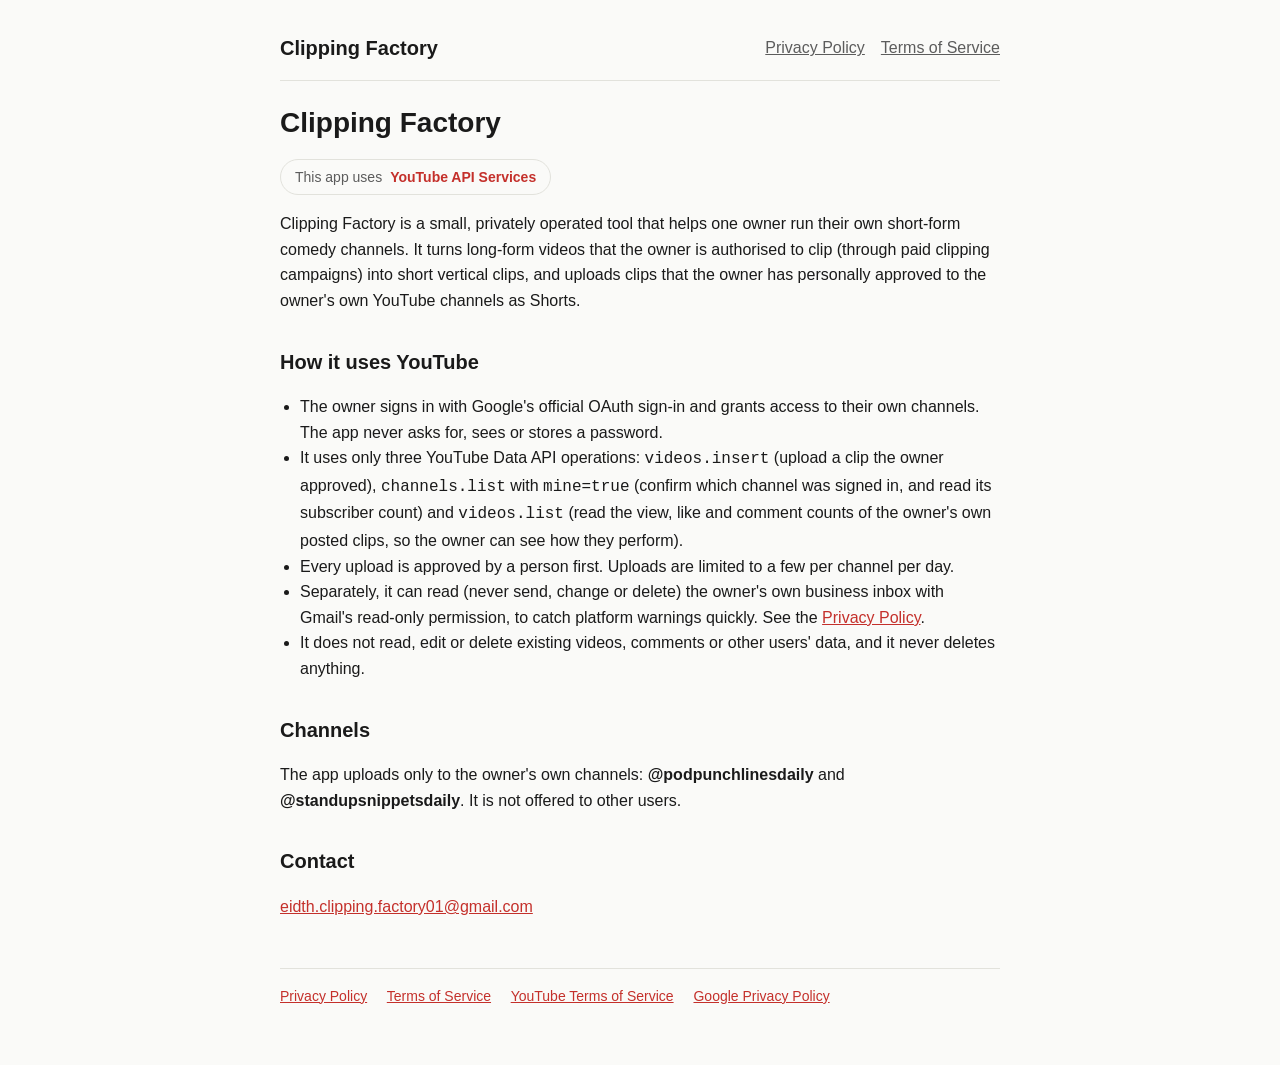
<file: index.html>
<!doctype html>
<html lang="en">
<head>
<meta charset="utf-8">
<meta name="viewport" content="width=device-width, initial-scale=1">
<title>Clipping Factory</title>
<meta name="description" content="Clipping Factory is a small internal tool that uploads approved short comedy clips to its owner's own YouTube channels using YouTube API Services.">
<link rel="stylesheet" href="style.css">
</head>
<body>
<main>
<header>
  <a class="brand" href="./">Clipping Factory</a>
  <nav><a href="privacy.html">Privacy Policy</a><a href="terms.html">Terms of Service</a></nav>
</header>

<h1>Clipping Factory</h1>
<p><span class="badge">This app uses <b>YouTube API Services</b></span></p>

<p>Clipping Factory is a small, privately operated tool that helps one owner run their own short-form
comedy channels. It turns long-form videos that the owner is authorised to clip (through paid clipping
campaigns) into short vertical clips, and uploads clips that the owner has personally approved to the
owner's own YouTube channels as Shorts.</p>

<h2>How it uses YouTube</h2>
<ul>
  <li>The owner signs in with Google's official OAuth sign-in and grants access to their own channels.
      The app never asks for, sees or stores a password.</li>
  <li>It uses only three YouTube Data API operations: <code>videos.insert</code> (upload a clip the owner approved),
      <code>channels.list</code> with <code>mine=true</code> (confirm which channel was signed in, and read its
      subscriber count) and <code>videos.list</code> (read the view, like and comment counts of the owner's own
      posted clips, so the owner can see how they perform).</li>
  <li>Every upload is approved by a person first. Uploads are limited to a few per channel per day.</li>
  <li>Separately, it can read (never send, change or delete) the owner's own business inbox with Gmail's
      read-only permission, to catch platform warnings quickly. See the <a href="privacy.html">Privacy Policy</a>.</li>
  <li>It does not read, edit or delete existing videos, comments or other users' data, and it never deletes anything.</li>
</ul>

<h2>Channels</h2>
<p>The app uploads only to the owner's own channels: <b>@podpunchlinesdaily</b> and <b>@standupsnippetsdaily</b>.
It is not offered to other users.</p>

<h2>Contact</h2>
<p><a href="mailto:eidth.clipping.factory01@gmail.com">eidth.clipping.factory01@gmail.com</a></p>

<footer>
  <a href="privacy.html">Privacy Policy</a>
  <a href="terms.html">Terms of Service</a>
  <a href="https://www.youtube.com/t/terms">YouTube Terms of Service</a>
  <a href="https://policies.google.com/privacy">Google Privacy Policy</a>
</footer>
</main>
</body>
</html>
</file>
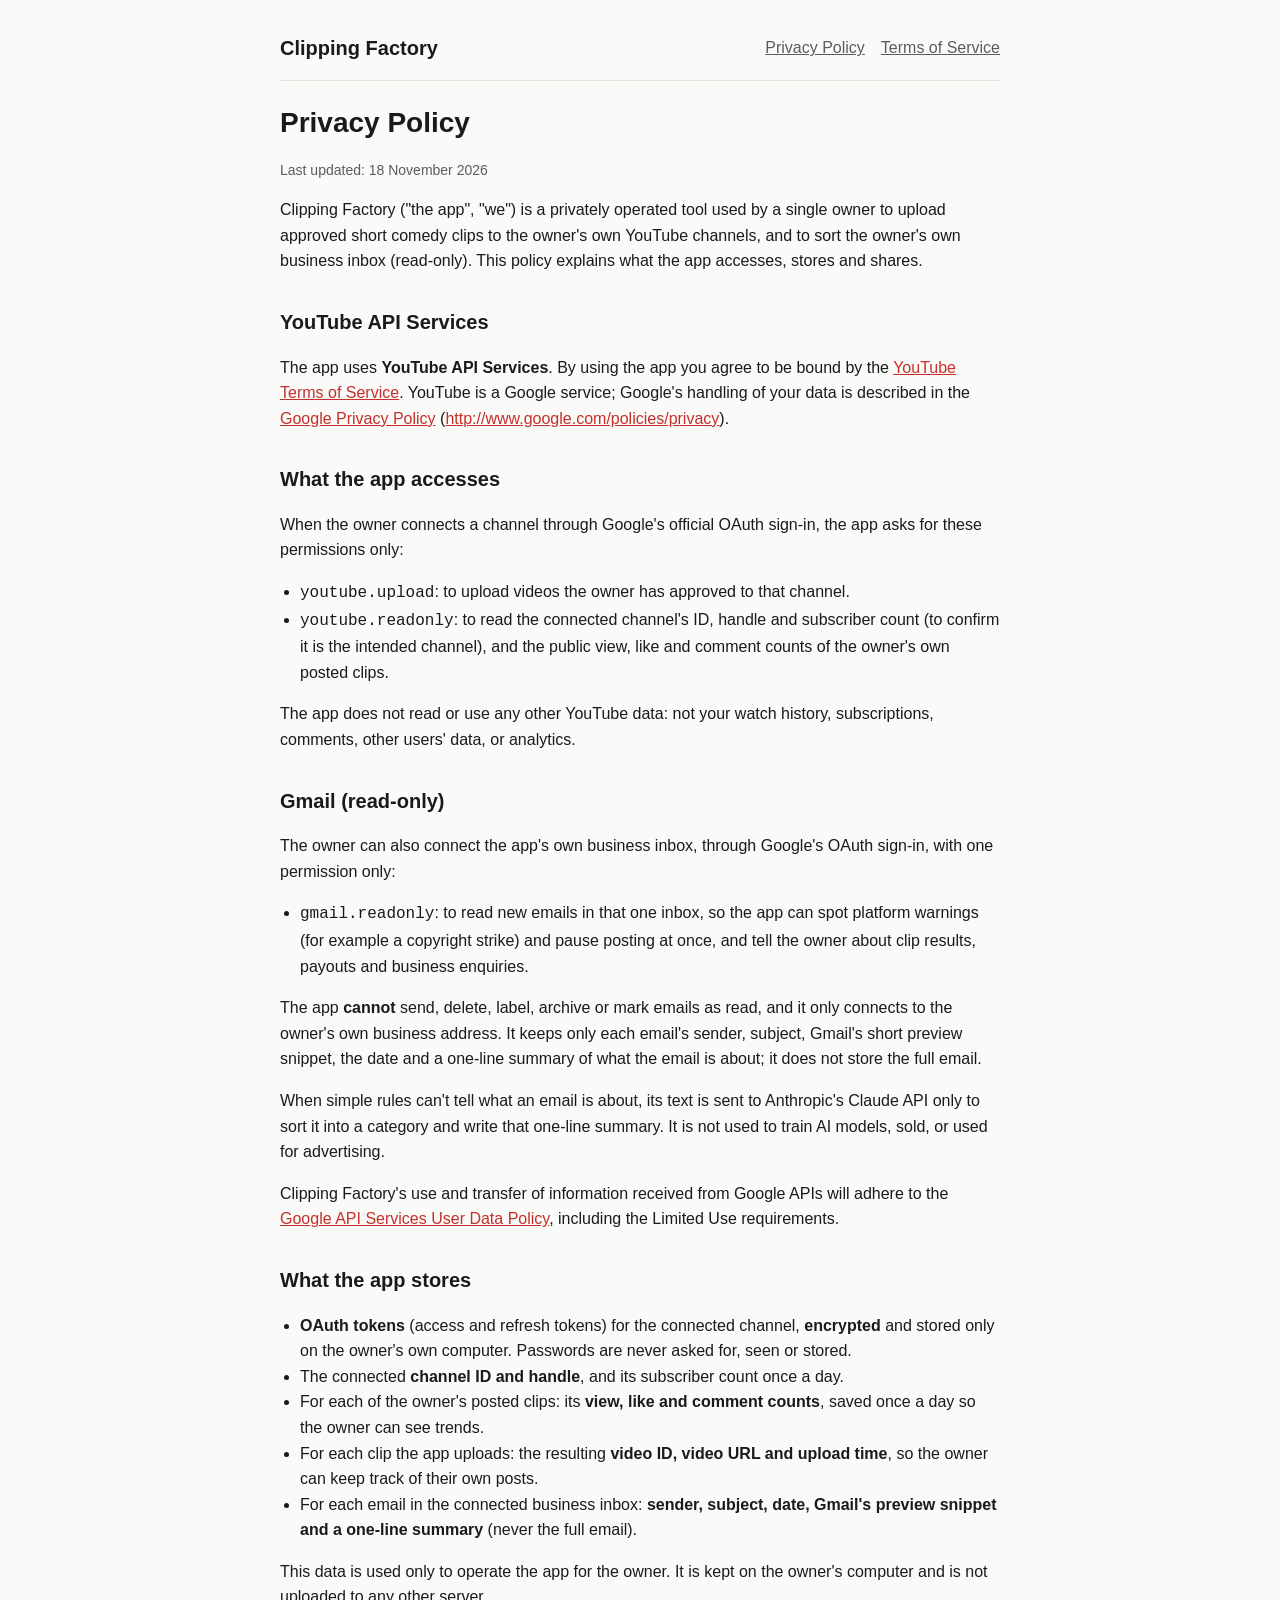
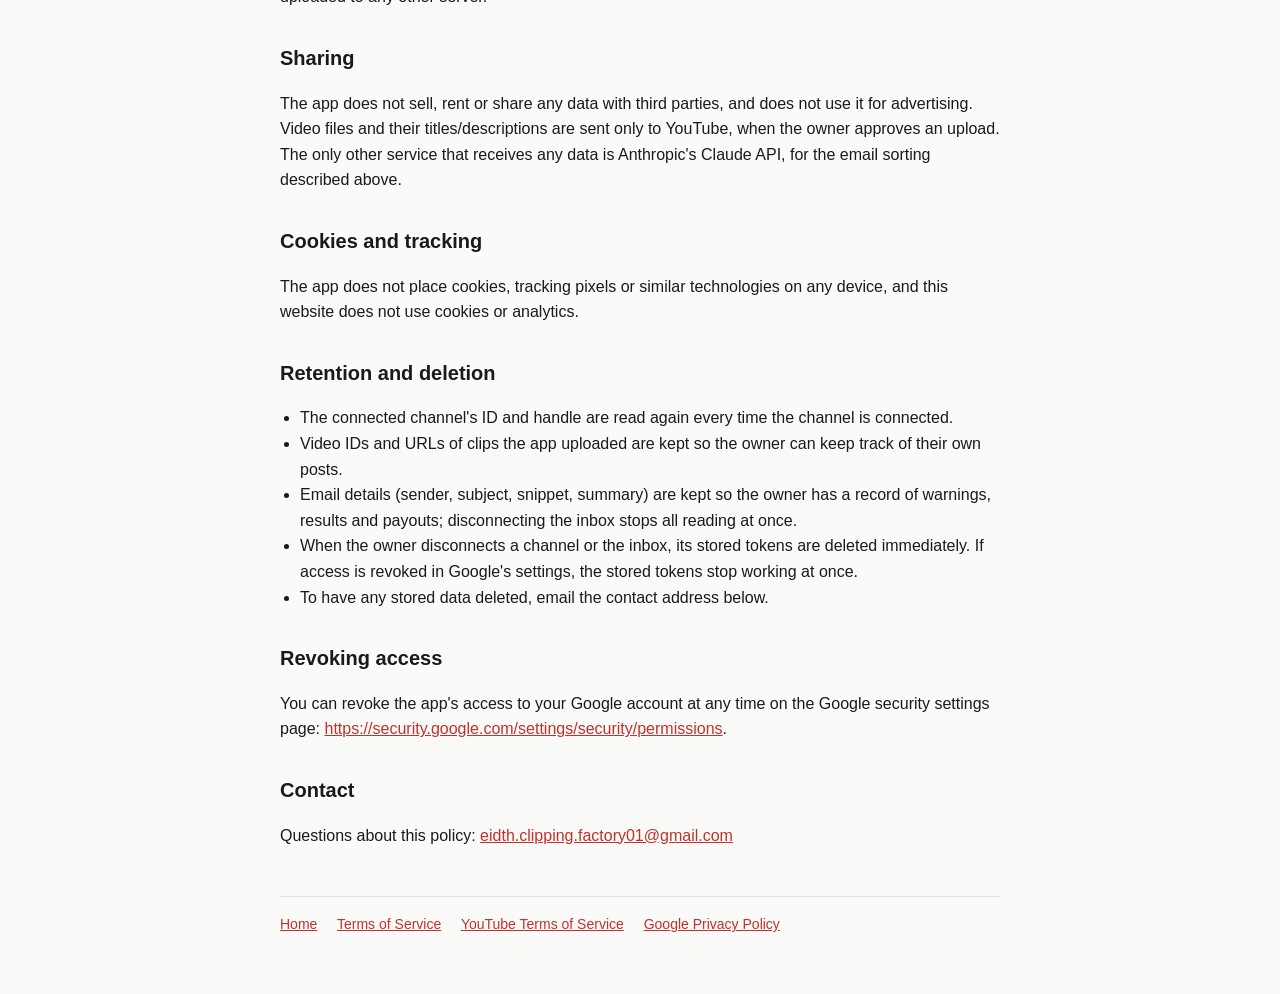
<file: privacy.html>
<!doctype html>
<html lang="en">
<head>
<meta charset="utf-8">
<meta name="viewport" content="width=device-width, initial-scale=1">
<title>Privacy Policy</title>
<meta name="description" content="Privacy Policy for Clipping Factory, an internal tool that uses YouTube API Services.">
<link rel="stylesheet" href="style.css">
</head>
<body>
<main>
<header>
  <a class="brand" href="./">Clipping Factory</a>
  <nav><a href="privacy.html">Privacy Policy</a><a href="terms.html">Terms of Service</a></nav>
</header>

<h1>Privacy Policy</h1>
<p class="note">Last updated: 18 November 2026</p>

<p>Clipping Factory ("the app", "we") is a privately operated tool used by a single owner to upload
approved short comedy clips to the owner's own YouTube channels, and to sort the owner's own business
inbox (read-only). This policy explains what the app accesses, stores and shares.</p>

<h2>YouTube API Services</h2>
<p>The app uses <b>YouTube API Services</b>. By using the app you agree to be bound by the
<a href="https://www.youtube.com/t/terms">YouTube Terms of Service</a>. YouTube is a Google service; Google's
handling of your data is described in the <a href="https://policies.google.com/privacy">Google Privacy Policy</a>
(<a href="http://www.google.com/policies/privacy">http://www.google.com/policies/privacy</a>).</p>

<h2>What the app accesses</h2>
<p>When the owner connects a channel through Google's official OAuth sign-in, the app asks for these permissions only:</p>
<ul>
  <li><code>youtube.upload</code>: to upload videos the owner has approved to that channel.</li>
  <li><code>youtube.readonly</code>: to read the connected channel's ID, handle and subscriber count (to confirm it is
      the intended channel), and the public view, like and comment counts of the owner's own posted clips.</li>
</ul>
<p>The app does not read or use any other YouTube data: not your watch history, subscriptions, comments,
other users' data, or analytics.</p>

<h2>Gmail (read-only)</h2>
<p>The owner can also connect the app's own business inbox, through Google's OAuth sign-in, with one
permission only:</p>
<ul>
  <li><code>gmail.readonly</code>: to read new emails in that one inbox, so the app can spot platform
      warnings (for example a copyright strike) and pause posting at once, and tell the owner about
      clip results, payouts and business enquiries.</li>
</ul>
<p>The app <b>cannot</b> send, delete, label, archive or mark emails as read, and it only connects to the
owner's own business address. It keeps only each email's sender, subject, Gmail's short preview
snippet, the date and a one-line summary of what the email is about; it does not store the full email.</p>
<p>When simple rules can't tell what an email is about, its text is sent to Anthropic's Claude API only
to sort it into a category and write that one-line summary. It is not used to train AI models, sold, or
used for advertising.</p>
<p>Clipping Factory's use and transfer of information received from Google APIs will adhere to the
<a href="https://developers.google.com/terms/api-services-user-data-policy">Google API Services User Data
Policy</a>, including the Limited Use requirements.</p>

<h2>What the app stores</h2>
<ul>
  <li><b>OAuth tokens</b> (access and refresh tokens) for the connected channel, <b>encrypted</b> and stored
      only on the owner's own computer. Passwords are never asked for, seen or stored.</li>
  <li>The connected <b>channel ID and handle</b>, and its subscriber count once a day.</li>
  <li>For each of the owner's posted clips: its <b>view, like and comment counts</b>, saved once a day so the
      owner can see trends.</li>
  <li>For each clip the app uploads: the resulting <b>video ID, video URL and upload time</b>, so the owner can
      keep track of their own posts.</li>
  <li>For each email in the connected business inbox: <b>sender, subject, date, Gmail's preview snippet and a
      one-line summary</b> (never the full email).</li>
</ul>
<p>This data is used only to operate the app for the owner. It is kept on the owner's computer and is not
uploaded to any other server.</p>

<h2>Sharing</h2>
<p>The app does not sell, rent or share any data with third parties, and does not use it for advertising.
Video files and their titles/descriptions are sent only to YouTube, when the owner approves an upload.
The only other service that receives any data is Anthropic's Claude API, for the email sorting described
above.</p>

<h2>Cookies and tracking</h2>
<p>The app does not place cookies, tracking pixels or similar technologies on any device, and this website
does not use cookies or analytics.</p>

<h2>Retention and deletion</h2>
<ul>
  <li>The connected channel's ID and handle are read again every time the channel is connected.</li>
  <li>Video IDs and URLs of clips the app uploaded are kept so the owner can keep track of their own posts.</li>
  <li>Email details (sender, subject, snippet, summary) are kept so the owner has a record of warnings,
      results and payouts; disconnecting the inbox stops all reading at once.</li>
  <li>When the owner disconnects a channel or the inbox, its stored tokens are deleted immediately.
      If access is revoked in Google's settings, the stored tokens stop working at once.</li>
  <li>To have any stored data deleted, email the contact address below.</li>
</ul>

<h2>Revoking access</h2>
<p>You can revoke the app's access to your Google account at any time on the Google security settings page:
<a href="https://security.google.com/settings/security/permissions">https://security.google.com/settings/security/permissions</a>.</p>

<h2>Contact</h2>
<p>Questions about this policy: <a href="mailto:eidth.clipping.factory01@gmail.com">eidth.clipping.factory01@gmail.com</a></p>

<footer>
  <a href="./">Home</a>
  <a href="terms.html">Terms of Service</a>
  <a href="https://www.youtube.com/t/terms">YouTube Terms of Service</a>
  <a href="https://policies.google.com/privacy">Google Privacy Policy</a>
</footer>
</main>
</body>
</html>
</file>
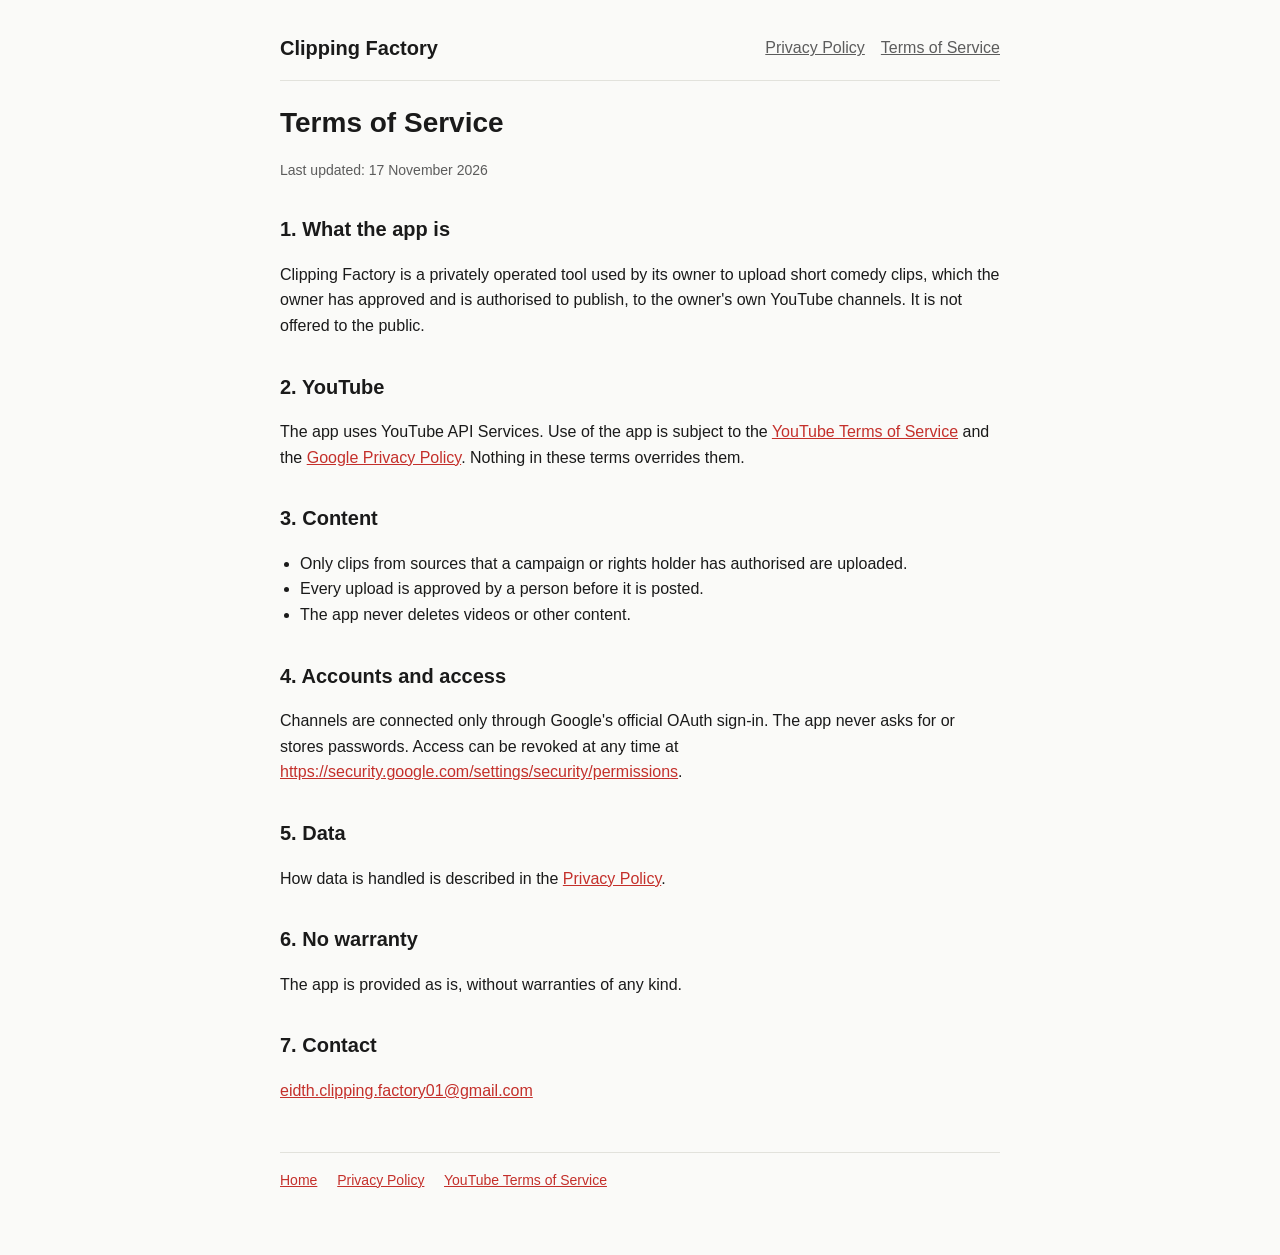
<file: terms.html>
<!doctype html>
<html lang="en">
<head>
<meta charset="utf-8">
<meta name="viewport" content="width=device-width, initial-scale=1">
<title>Terms of Service</title>
<meta name="description" content="Terms of Service for Clipping Factory.">
<link rel="stylesheet" href="style.css">
</head>
<body>
<main>
<header>
  <a class="brand" href="./">Clipping Factory</a>
  <nav><a href="privacy.html">Privacy Policy</a><a href="terms.html">Terms of Service</a></nav>
</header>

<h1>Terms of Service</h1>
<p class="note">Last updated: 17 November 2026</p>

<h2>1. What the app is</h2>
<p>Clipping Factory is a privately operated tool used by its owner to upload short comedy clips, which the
owner has approved and is authorised to publish, to the owner's own YouTube channels. It is not offered to
the public.</p>

<h2>2. YouTube</h2>
<p>The app uses YouTube API Services. Use of the app is subject to the
<a href="https://www.youtube.com/t/terms">YouTube Terms of Service</a> and the
<a href="https://policies.google.com/privacy">Google Privacy Policy</a>. Nothing in these terms overrides them.</p>

<h2>3. Content</h2>
<ul>
  <li>Only clips from sources that a campaign or rights holder has authorised are uploaded.</li>
  <li>Every upload is approved by a person before it is posted.</li>
  <li>The app never deletes videos or other content.</li>
</ul>

<h2>4. Accounts and access</h2>
<p>Channels are connected only through Google's official OAuth sign-in. The app never asks for or stores
passwords. Access can be revoked at any time at
<a href="https://security.google.com/settings/security/permissions">https://security.google.com/settings/security/permissions</a>.</p>

<h2>5. Data</h2>
<p>How data is handled is described in the <a href="privacy.html">Privacy Policy</a>.</p>

<h2>6. No warranty</h2>
<p>The app is provided as is, without warranties of any kind.</p>

<h2>7. Contact</h2>
<p><a href="mailto:eidth.clipping.factory01@gmail.com">eidth.clipping.factory01@gmail.com</a></p>

<footer>
  <a href="./">Home</a>
  <a href="privacy.html">Privacy Policy</a>
  <a href="https://www.youtube.com/t/terms">YouTube Terms of Service</a>
</footer>
</main>
</body>
</html>
</file>
<file: style.css>
:root { --bg: #fafaf8; --text: #1a1a1a; --muted: #5c5c5c; --line: #e2e2dc; --accent: #c4302b; }
@media (prefers-color-scheme: dark) {
  :root { --bg: #131315; --text: #ececee; --muted: #a2a2a8; --line: #2c2c31; --accent: #ff5a52; }
}
* { box-sizing: border-box; }
body { margin: 0; background: var(--bg); color: var(--text);
  font: 16px/1.6 -apple-system, BlinkMacSystemFont, "Segoe UI", Inter, sans-serif; }
main { max-width: 760px; margin: 0 auto; padding: 32px 20px 64px; }
header { display: flex; flex-wrap: wrap; justify-content: space-between; align-items: center; gap: 12px;
  border-bottom: 1px solid var(--line); padding-bottom: 16px; margin-bottom: 24px; }
header a.brand { font-weight: 700; font-size: 20px; color: var(--text); text-decoration: none; }
nav a { margin-left: 16px; color: var(--muted); }
h1 { font-size: 28px; line-height: 1.25; }
h2 { font-size: 20px; margin-top: 32px; }
a { color: var(--accent); }
.badge { display: inline-flex; align-items: center; gap: 8px; border: 1px solid var(--line); border-radius: 999px;
  padding: 6px 14px; font-size: 14px; color: var(--muted); }
.badge b { color: var(--accent); }
footer { margin-top: 48px; border-top: 1px solid var(--line); padding-top: 16px; font-size: 14px; color: var(--muted); }
footer a { margin-right: 16px; }
ul { padding-left: 20px; }
.note { font-size: 14px; color: var(--muted); }
</file>
